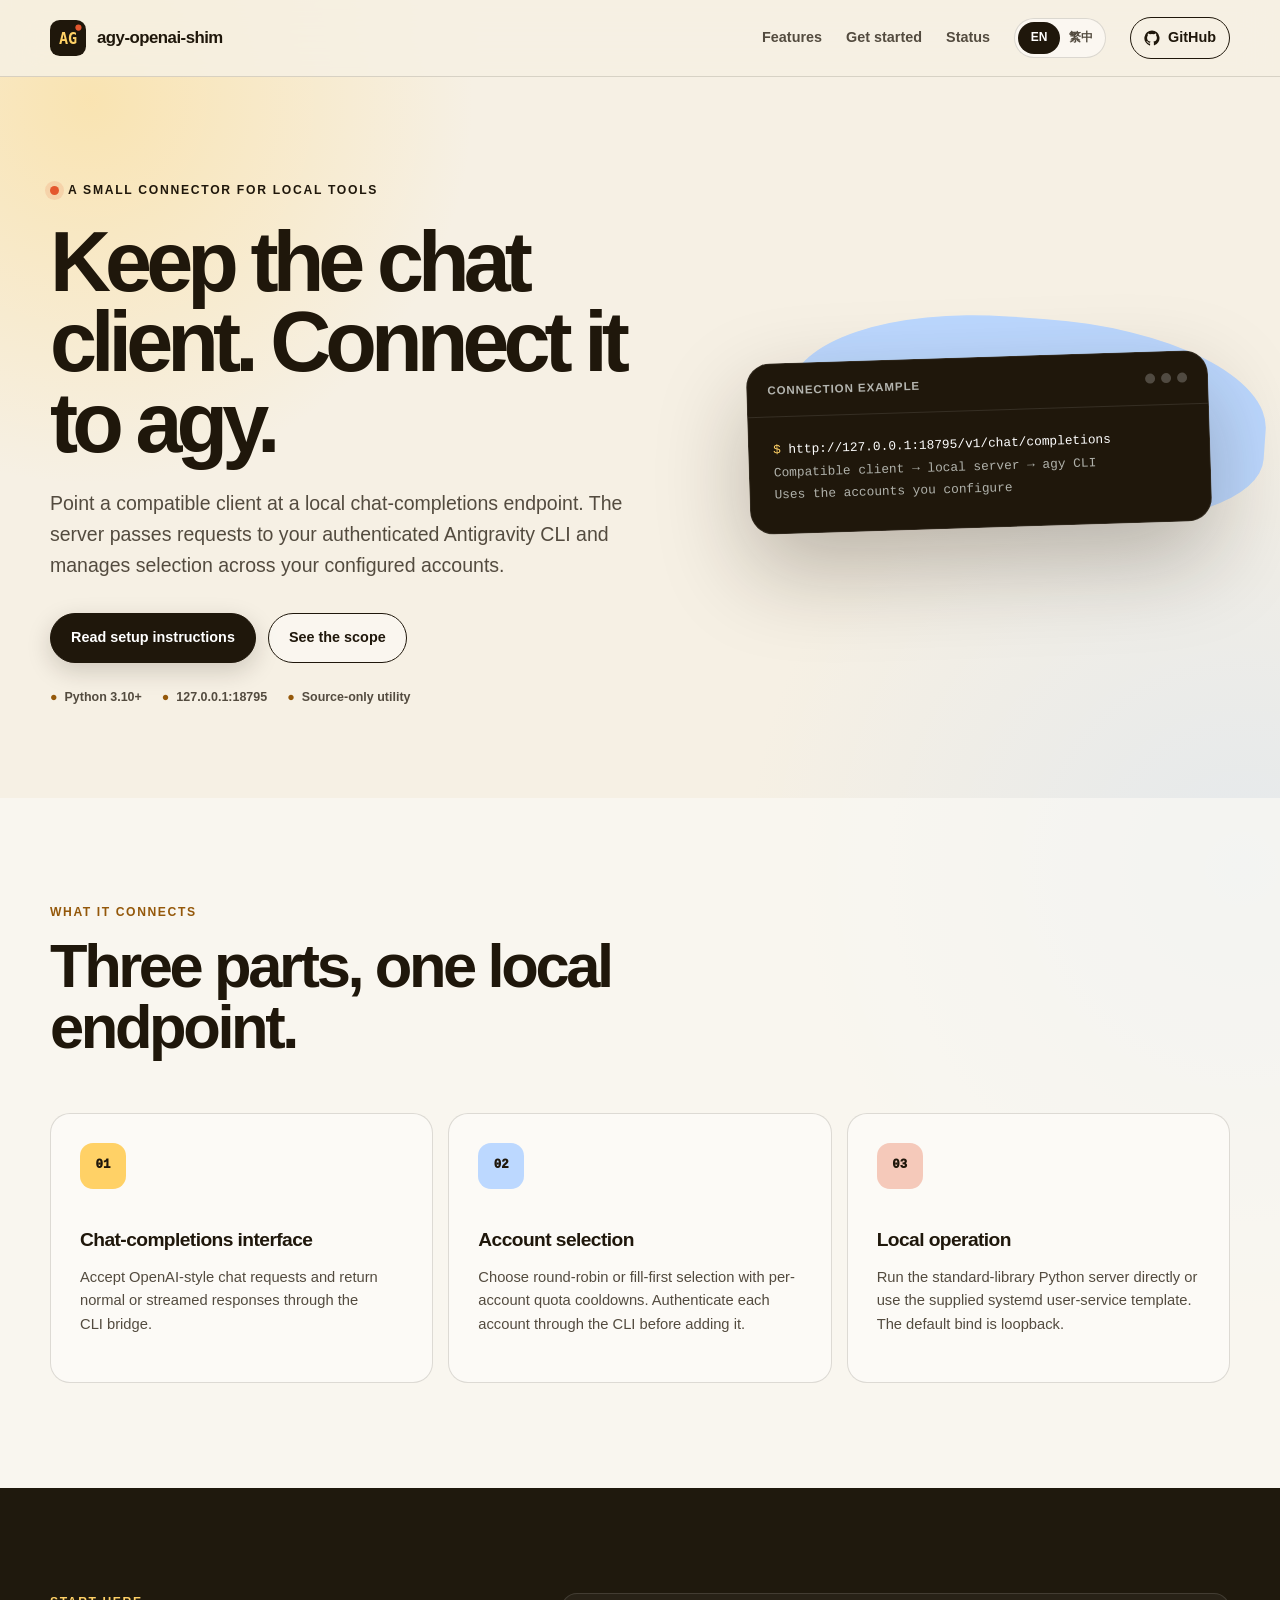
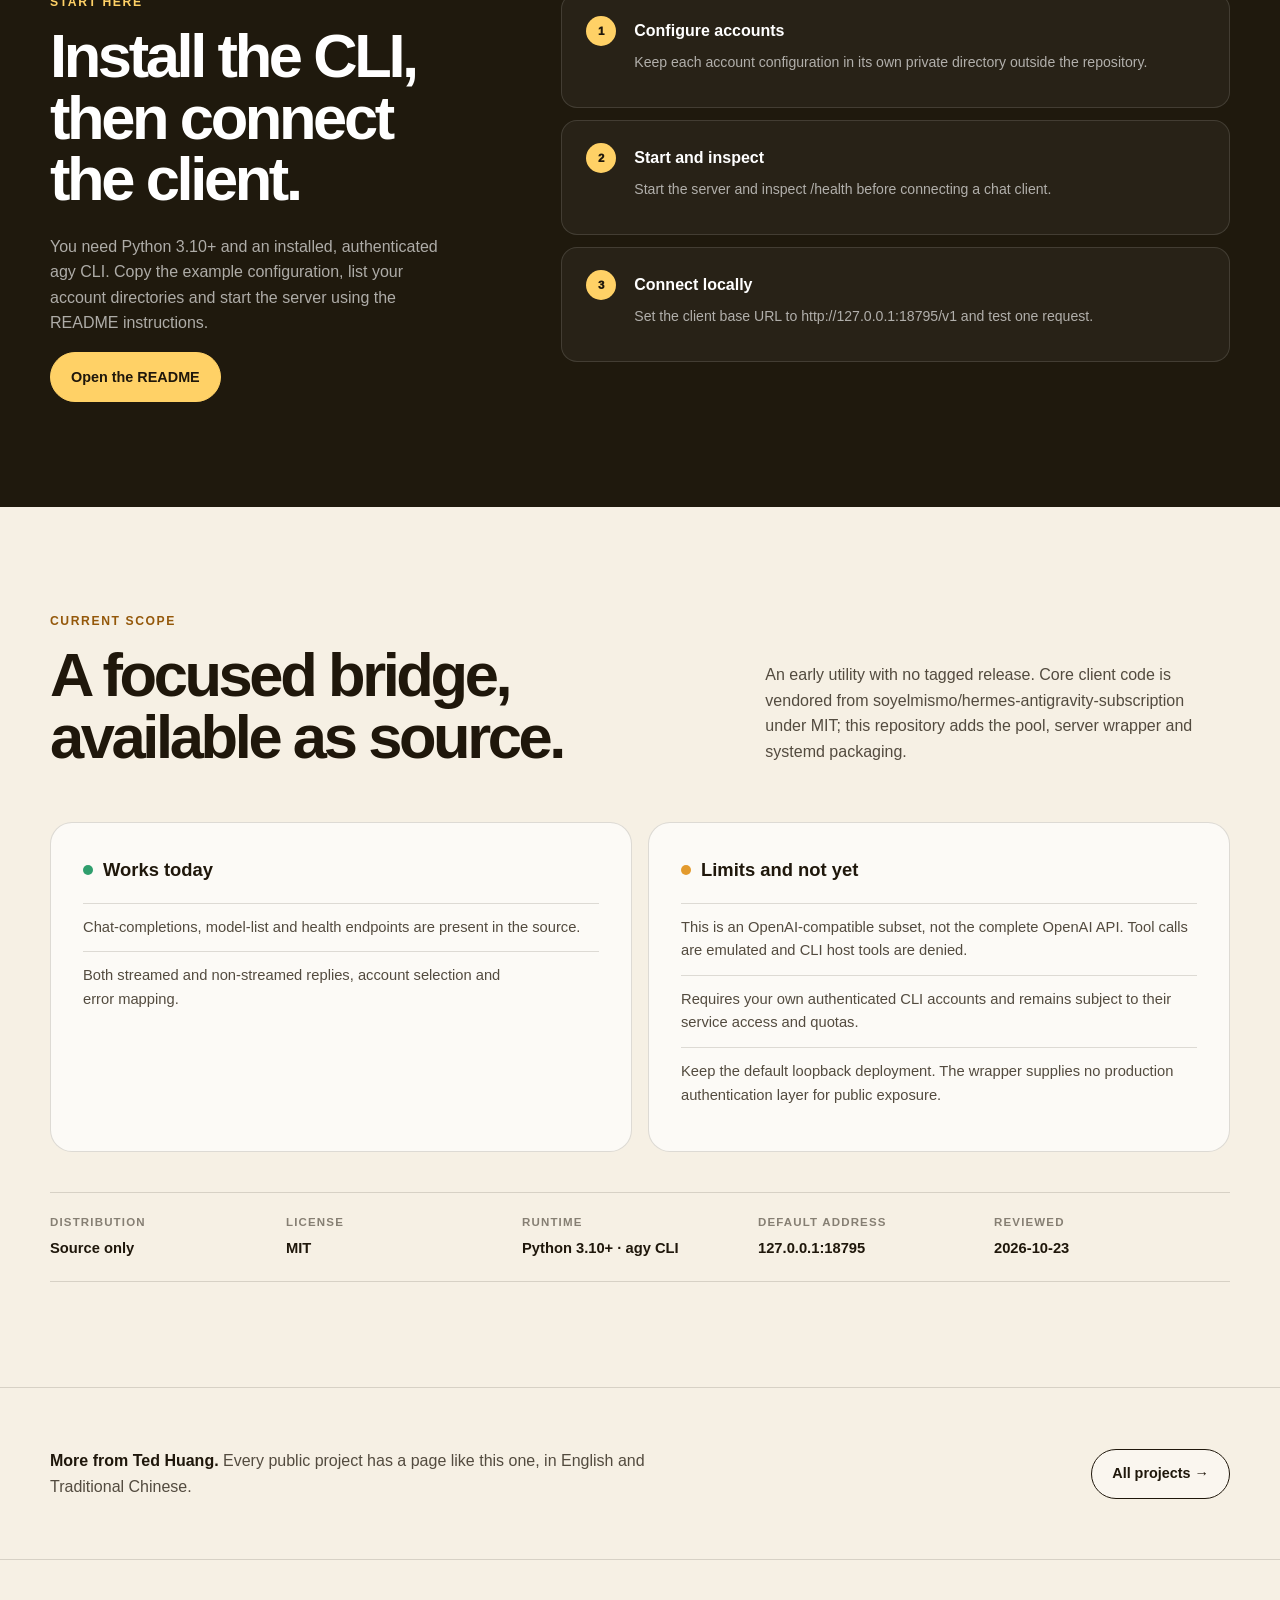
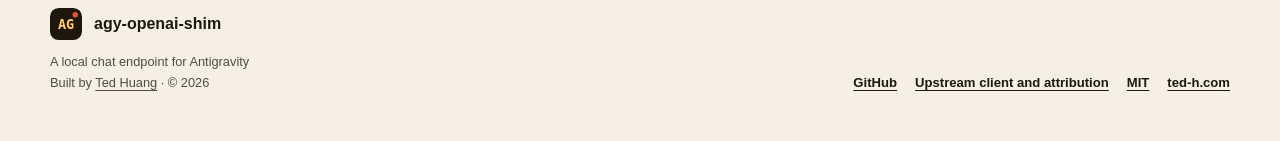
<file: site/index.html>
<!doctype html>
<!-- Generated from site/page.json by the project-page kit (https://github.com/teddashh/teddashh.github.io/tree/main/kit). Edit page.json, then re-render. -->
<html lang="en" data-lang="en" data-title-en="agy-openai-shim · A local chat endpoint for Antigravity" data-title-zh="agy-openai-shim · 給 Antigravity 的本機聊天端點" data-desc-en="A Python standard-library server that connects OpenAI-compatible chat clients to the Antigravity CLI, with account selection and quota cooldowns." data-desc-zh="使用 Python 標準函式庫的伺服器，把 OpenAI 相容聊天客戶端接到 Antigravity CLI，提供帳號選擇與配額冷卻。">
<head>
<meta charset="utf-8">
<meta name="viewport" content="width=device-width, initial-scale=1">
<meta http-equiv="Content-Security-Policy" content="default-src 'none'; style-src 'self'; script-src 'self'; img-src 'self' data:; connect-src 'none'; base-uri 'none'; form-action 'none'">
<meta name="theme-color" content="#1f170b">
<title>agy-openai-shim · A local chat endpoint for Antigravity</title>
<meta name="description" content="A Python standard-library server that connects OpenAI-compatible chat clients to the Antigravity CLI, with account selection and quota cooldowns.">
<link rel="canonical" href="https://ted-h-com.github.io/agy-openai-shim/">
<link rel="alternate" hreflang="en" href="https://ted-h-com.github.io/agy-openai-shim/">
<link rel="alternate" hreflang="zh-Hant" href="https://ted-h-com.github.io/agy-openai-shim/?lang=zh-TW">
<link rel="alternate" hreflang="x-default" href="https://ted-h-com.github.io/agy-openai-shim/">
<meta property="og:type" content="website">
<meta property="og:title" content="agy-openai-shim · A local chat endpoint for Antigravity">
<meta property="og:description" content="A Python standard-library server that connects OpenAI-compatible chat clients to the Antigravity CLI, with account selection and quota cooldowns.">
<meta property="og:url" content="https://ted-h-com.github.io/agy-openai-shim/">
<meta name="twitter:card" content="summary">
<link rel="icon" href="favicon.svg" type="image/svg+xml">
<link rel="stylesheet" href="styles.css">
<script src="lang.js"></script>
<script src="app.js" defer></script>
<script type="application/ld+json">{"@context": "https://schema.org", "@type": "SoftwareSourceCode", "name": "agy-openai-shim", "codeRepository": "https://github.com/TED-H-com/agy-openai-shim", "description": "A Python standard-library server that connects OpenAI-compatible chat clients to the Antigravity CLI, with account selection and quota cooldowns.", "author": {"@type": "Person", "name": "Ted Huang", "url": "https://www.ted-h.com"}, "url": "https://ted-h-com.github.io/agy-openai-shim/"}</script>
</head>
<body>
<a class="skip-link" href="#main"><span class="lang-en">Skip to content</span><span class="lang-zh" lang="zh-Hant">跳到主要內容</span></a>
<header class="site-header"><div class="header-inner">
<a class="brand" href="#top"><img src="logo.svg" alt="" width="36" height="36"><span>agy-openai-shim</span></a>
<button class="menu-button" type="button" aria-expanded="false" aria-controls="site-navigation"><span class="lang-en">Menu</span><span class="lang-zh" lang="zh-Hant">選單</span></button>
<nav class="site-nav" id="site-navigation" aria-label="Primary">
<a href="#features"><span class="lang-en">Features</span><span class="lang-zh" lang="zh-Hant">功能</span></a><a href="#start"><span class="lang-en">Get started</span><span class="lang-zh" lang="zh-Hant">開始使用</span></a><a href="#status"><span class="lang-en">Status</span><span class="lang-zh" lang="zh-Hant">目前狀態</span></a>
<div class="language-switch" role="group" aria-label="Language / 語言"><button type="button" data-language="en" aria-pressed="true">EN</button><button type="button" data-language="zh" aria-pressed="false">繁中</button></div>
<a class="github-link" href="https://github.com/TED-H-com/agy-openai-shim"><svg viewBox="0 0 24 24" aria-hidden="true"><path fill="currentColor" d="M12 .7a11.5 11.5 0 0 0-3.64 22.4c.58.1.79-.25.79-.56v-2.24c-3.22.7-3.9-1.37-3.9-1.37-.52-1.34-1.28-1.7-1.28-1.7-1.05-.72.08-.7.08-.7 1.16.08 1.77 1.19 1.77 1.19 1.03 1.77 2.7 1.26 3.36 .96 .1-.75.4-1.26.73-1.55-2.57-.29-5.28-1.29-5.28-5.69 0-1.26.45-2.28 1.19-3.09-.12-.29-.52-1.46.11-3.05 0 0 .97-.31 3.16 1.18a10.96 10.96 0 0 1 5.76 0c2.2-1.49 3.16-1.18 3.16-1.18.63 1.59.23 2.76.11 3.05 .74 .81 1.19 1.83 1.19 3.09 0 4.42-2.72 5.39-5.3 5.68 .42 .36.79 1.07.79 2.16v3.21c0 .31.21 .67 .8.56A11.5 11.5 0 0 0 12 .7Z"/></svg><span>GitHub</span></a>
</nav>
</div></header>
<main id="main">
<section class="hero" id="top"><div class="hero-copy"><div class="eyebrow"><span class="lang-en">A small connector for local tools</span><span class="lang-zh" lang="zh-Hant">串接本機工具的小型連接器</span></div><h1 class="lang-en">Keep the chat client. Connect it to agy.</h1><h1 class="lang-zh" lang="zh-Hant">保留原本的聊天工具，接上 agy。</h1><p class="lang-en">Point a compatible client at a local chat-completions endpoint. The server passes requests to your authenticated Antigravity CLI and manages selection across your configured accounts.</p><p class="lang-zh" lang="zh-Hant">把相容客戶端指向本機的 chat-completions 端點。伺服器把請求交給已登入的 Antigravity CLI，並在設定的帳號之間選擇。</p><div class="button-row"><a class="lang-en button button-primary" href="https://github.com/TED-H-com/agy-openai-shim/blob/main/README.md">Read setup instructions</a><a class="lang-zh button button-primary" lang="zh-Hant" href="https://github.com/TED-H-com/agy-openai-shim/blob/main/README.md">閱讀設定步驟</a><a class="button button-secondary" href="#features"><span class="lang-en">See the scope</span><span class="lang-zh" lang="zh-Hant">查看支援範圍</span></a></div><div class="hero-notes"><span>Python 3.10+</span><span>127.0.0.1:18795</span><span class="lang-en">Source-only utility</span><span class="lang-zh" lang="zh-Hant">以原始碼提供</span></div></div><div class="visual-wrap"><div class="panel"><div class="panel-top"><span><span class="lang-en">Connection example</span><span class="lang-zh" lang="zh-Hant">連線示意</span></span><span class="dots"><i></i><i></i><i></i></span></div><pre class="term"><span class="t-cmd">http://127.0.0.1:18795/v1/chat/completions</span><span class="lang-en t-out">Compatible client → local server → agy CLI</span><span class="lang-zh t-out" lang="zh-Hant">相容客戶端 → 本機伺服器 → agy CLI</span><span class="lang-en t-out">Uses the accounts you configure</span><span class="lang-zh t-out" lang="zh-Hant">使用你設定的帳號</span></pre></div></div></section>
<section class="tinted" id="features"><div class="section"><div class="section-heading "><div><div class="section-kicker"><span class="lang-en">What it connects</span><span class="lang-zh" lang="zh-Hant">串接方式</span></div><h2 class="lang-en">Three parts, one local endpoint.</h2><h2 class="lang-zh" lang="zh-Hant">三個部分，一個本機端點。</h2></div></div><div class="card-grid"><article class="card"><div class="card-icon">01</div><h3 class="lang-en">Chat-completions interface</h3><h3 class="lang-zh" lang="zh-Hant">聊天介面</h3><p class="lang-en">Accept OpenAI-style chat requests and return normal or streamed responses through the CLI bridge.</p><p class="lang-zh" lang="zh-Hant">接收 OpenAI 格式的聊天請求，透過 CLI 橋接回傳一般或串流回覆。</p></article><article class="card"><div class="card-icon">02</div><h3 class="lang-en">Account selection</h3><h3 class="lang-zh" lang="zh-Hant">帳號選擇</h3><p class="lang-en">Choose round-robin or fill-first selection with per-account quota cooldowns. Authenticate each account through the CLI before adding it.</p><p class="lang-zh" lang="zh-Hant">選擇輪替或優先填滿策略，依帳號處理配額冷卻。加入帳號前，先透過 CLI 完成登入。</p></article><article class="card"><div class="card-icon">03</div><h3 class="lang-en">Local operation</h3><h3 class="lang-zh" lang="zh-Hant">本機執行</h3><p class="lang-en">Run the standard-library Python server directly or use the supplied systemd user-service template. The default bind is loopback.</p><p class="lang-zh" lang="zh-Hant">直接執行使用標準函式庫的 Python 伺服器，或使用隨附的 systemd 使用者服務範本。預設只綁定本機迴圈位址。</p></article></div></div></section>
<section class="dark-band" id="start"><div class="section qs-grid"><div><div class="section-kicker"><span class="lang-en">Start here</span><span class="lang-zh" lang="zh-Hant">從這裡開始</span></div><h2 class="lang-en">Install the CLI, then connect the client.</h2><h2 class="lang-zh" lang="zh-Hant">先準備 CLI，再串接客戶端。</h2><p class="lang-en">You need Python 3.10+ and an installed, authenticated agy CLI. Copy the example configuration, list your account directories and start the server using the README instructions.</p><p class="lang-zh" lang="zh-Hant">需要 Python 3.10 以上，以及已安裝、已登入的 agy CLI。複製範例設定、列出帳號目錄，再依 README 啟動伺服器。</p><div class="button-row"><a class="lang-en button button-primary" href="https://github.com/TED-H-com/agy-openai-shim/blob/main/README.md">Open the README</a><a class="lang-zh button button-primary" lang="zh-Hant" href="https://github.com/TED-H-com/agy-openai-shim/blob/main/README.md">開啟 README</a></div></div><div class="steps"><article class="step"><h3 class="lang-en">Configure accounts</h3><h3 class="lang-zh" lang="zh-Hant">設定帳號</h3><p class="lang-en">Keep each account configuration in its own private directory outside the repository.</p><p class="lang-zh" lang="zh-Hant">每個帳號的設定放在儲存庫之外的獨立私人目錄。</p></article><article class="step"><h3 class="lang-en">Start and inspect</h3><h3 class="lang-zh" lang="zh-Hant">啟動並檢查</h3><p class="lang-en">Start the server and inspect /health before connecting a chat client.</p><p class="lang-zh" lang="zh-Hant">啟動伺服器，先檢查 /health，再連接聊天客戶端。</p></article><article class="step"><h3 class="lang-en">Connect locally</h3><h3 class="lang-zh" lang="zh-Hant">從本機連線</h3><p class="lang-en">Set the client base URL to http://127.0.0.1:18795/v1 and test one request.</p><p class="lang-zh" lang="zh-Hant">將客戶端 base URL 設為 http://127.0.0.1:18795/v1，先測試一個請求。</p></article></div></div></section>
<section class="section" id="status"><div class="section-heading "><div><div class="section-kicker"><span class="lang-en">Current scope</span><span class="lang-zh" lang="zh-Hant">目前範圍</span></div><h2 class="lang-en">A focused bridge, available as source.</h2><h2 class="lang-zh" lang="zh-Hant">範圍明確的橋接工具，以原始碼提供。</h2></div><p class="lang-en">An early utility with no tagged release. Core client code is vendored from soyelmismo/hermes-antigravity-subscription under MIT; this repository adds the pool, server wrapper and systemd packaging.</p><p class="lang-zh" lang="zh-Hant">尚無 tag 發行版的早期工具。核心客戶端採用 soyelmismo/hermes-antigravity-subscription 的 MIT 程式碼；這個儲存庫加入帳號池、伺服器封裝與 systemd 設定。</p></div><div class="status-grid"><div class="status-col"><h3 class="lang-en">Works today</h3><h3 class="lang-zh" lang="zh-Hant">目前可用</h3><ul><li class="lang-en">Chat-completions, model-list and health endpoints are present in the source.</li><li class="lang-zh" lang="zh-Hant">原始碼提供聊天完成、模型清單與健康檢查端點。</li><li class="lang-en">Both streamed and non-streamed replies, account selection and error mapping.</li><li class="lang-zh" lang="zh-Hant">支援串流與非串流回覆、帳號選擇及錯誤對應。</li></ul></div><div class="status-col is-limits"><h3 class="lang-en">Limits and not yet</h3><h3 class="lang-zh" lang="zh-Hant">限制與尚未完成</h3><ul><li class="lang-en">This is an OpenAI-compatible subset, not the complete OpenAI API. Tool calls are emulated and CLI host tools are denied.</li><li class="lang-zh" lang="zh-Hant">這是 OpenAI 相容介面的子集，不是完整 OpenAI API。工具呼叫以模擬方式處理，CLI 的主機工具會被拒絕。</li><li class="lang-en">Requires your own authenticated CLI accounts and remains subject to their service access and quotas.</li><li class="lang-zh" lang="zh-Hant">需要自己已登入的 CLI 帳號，並受原服務的存取權限與配額限制。</li><li class="lang-en">Keep the default loopback deployment. The wrapper supplies no production authentication layer for public exposure.</li><li class="lang-zh" lang="zh-Hant">維持預設的本機部署方式；這層封裝沒有提供對外公開服務所需的正式驗證層。</li></ul></div></div><dl class="facts"><div class="fact"><dt><span class="lang-en">Distribution</span><span class="lang-zh" lang="zh-Hant">取得方式</span></dt><dd><span class="lang-en">Source only</span><span class="lang-zh" lang="zh-Hant">原始碼</span></dd></div><div class="fact"><dt><span class="lang-en">License</span><span class="lang-zh" lang="zh-Hant">授權</span></dt><dd><span>MIT</span></dd></div><div class="fact"><dt><span class="lang-en">Runtime</span><span class="lang-zh" lang="zh-Hant">執行環境</span></dt><dd><span>Python 3.10+ · agy CLI</span></dd></div><div class="fact"><dt><span class="lang-en">Default address</span><span class="lang-zh" lang="zh-Hant">預設位址</span></dt><dd><span>127.0.0.1:18795</span></dd></div><div class="fact"><dt><span class="lang-en">Reviewed</span><span class="lang-zh" lang="zh-Hant">查核日期</span></dt><dd><span>2026-10-23</span></dd></div></dl></section>
<section class="more"><div class="more-inner"><p class="lang-en"><strong>More from Ted Huang.</strong> Every public project has a page like this one, in English and Traditional Chinese.</p><p class="lang-zh" lang="zh-Hant"><strong>Ted Huang 的其他作品。</strong>每個公開專案都有一頁像這樣的中英雙語介紹。</p><a class="button button-secondary" href="https://teddashh.github.io/"><span class="lang-en">All projects →</span><span class="lang-zh" lang="zh-Hant">全部專案 →</span></a></div></section>
</main>
<footer class="site-footer"><div class="footer-inner">
<div><div class="footer-brand"><img src="logo.svg" alt="" width="32" height="32"><span>agy-openai-shim</span></div>
<p class="lang-en">A local chat endpoint for Antigravity</p><p class="lang-zh" lang="zh-Hant">給 Antigravity 的本機聊天端點</p>
<p><span class="lang-en">Built by</span><span class="lang-zh" lang="zh-Hant">作者</span> <a href="https://github.com/teddashh">Ted Huang</a> · © <span data-year>2026</span></p></div>
<div class="footer-links"><a href="https://github.com/TED-H-com/agy-openai-shim">GitHub</a><a href="https://github.com/soyelmismo/hermes-antigravity-subscription"><span class="lang-en">Upstream client and attribution</span><span class="lang-zh" lang="zh-Hant">上游客戶端與來源</span></a><a href="https://github.com/TED-H-com/agy-openai-shim/blob/main/LICENSE"><span>MIT</span></a><a href="https://www.ted-h.com">ted-h.com</a></div>
</div></footer>
</body>
</html>
</file>
<file: site/styles.css>
:root {
  --ink: #1f170b;
  --paper: #f6f0e4;
  --accent: #ffd166;
  --accent-2: #bcd8ff;
  --signal: #e4572e;
  --kicker: #94580a;
}

/* Shared project-page system for github.com/teddashh repositories.
   Per-project colors are injected as :root variables above this file's rules. */

:root {
  --ink-soft: color-mix(in srgb, var(--ink) 76%, var(--paper));
  --ink-faint: color-mix(in srgb, var(--ink) 52%, var(--paper));
  --paper-strong: color-mix(in srgb, var(--paper) 35%, #ffffff);
  --line: color-mix(in srgb, var(--ink) 14%, transparent);
  --shadow: 0 24px 80px color-mix(in srgb, var(--ink) 12%, transparent);
  --mono: ui-monospace, SFMono-Regular, Menlo, Consolas, "Liberation Mono", monospace;
  --serif: Georgia, "Times New Roman", "Noto Serif TC", "Songti TC", serif;
  --max: 1180px;
}

* { box-sizing: border-box; }

html {
  scroll-behavior: smooth;
  scroll-padding-top: 92px;
}

html[data-lang="en"] .lang-zh,
html[data-lang="zh"] .lang-en {
  display: none !important;
}

body {
  margin: 0;
  color: var(--ink);
  background:
    radial-gradient(circle at 7% 3%, color-mix(in srgb, var(--accent) 40%, transparent), transparent 24rem),
    radial-gradient(circle at 97% 26%, color-mix(in srgb, var(--accent-2) 30%, transparent), transparent 31rem),
    var(--paper);
  font-family: Inter, ui-sans-serif, -apple-system, BlinkMacSystemFont, "Segoe UI", "PingFang TC", "Noto Sans TC", "Microsoft JhengHei", sans-serif;
  line-height: 1.6;
  -webkit-font-smoothing: antialiased;
}

html[data-lang="zh"] body { line-height: 1.75; }

/* Keep Chinese headings and quotes from splitting a word across lines: break at
   spaces, punctuation, and the word boundaries app.js marks, balance the
   lines, and only fall back to any point if a single word cannot fit. */
html[data-lang="zh"] h1,
html[data-lang="zh"] h2,
html[data-lang="zh"] .quote {
  word-break: keep-all;
  overflow-wrap: anywhere;
  text-wrap: balance;
}

/* Keep a lone character or word off the last line of body copy. */
p, li { text-wrap: pretty; }

a {
  color: inherit;
  text-decoration-thickness: 1px;
  text-underline-offset: 0.2em;
}

button, a { -webkit-tap-highlight-color: transparent; }

button:focus-visible,
a:focus-visible {
  outline: 3px solid var(--signal);
  outline-offset: 4px;
}

code {
  font-family: var(--mono);
  font-size: 0.9em;
}

code.nowrap { white-space: nowrap; }

.skip-link {
  position: fixed;
  z-index: 100;
  top: 12px;
  left: 12px;
  transform: translateY(-150%);
  padding: 10px 14px;
  border-radius: 8px;
  background: var(--ink);
  color: #fff;
}

.skip-link:focus { transform: none; }

/* ---------- header ---------- */

.site-header {
  position: sticky;
  z-index: 20;
  top: 0;
  border-bottom: 1px solid var(--line);
  background: color-mix(in srgb, var(--paper) 86%, transparent);
  backdrop-filter: blur(18px);
  -webkit-backdrop-filter: blur(18px);
}

.header-inner {
  width: min(calc(100% - 40px), var(--max));
  height: 76px;
  margin: 0 auto;
  display: flex;
  align-items: center;
  gap: 28px;
}

.brand {
  display: inline-flex;
  align-items: center;
  gap: 11px;
  font-size: 1.05rem;
  font-weight: 800;
  letter-spacing: -0.03em;
  text-decoration: none;
  white-space: nowrap;
}

.brand img {
  width: 36px;
  height: 36px;
}

.site-nav {
  display: flex;
  align-items: center;
  gap: 24px;
  margin-left: auto;
}

.site-nav a {
  color: var(--ink-soft);
  font-size: 0.9rem;
  font-weight: 700;
  text-decoration: none;
}

.site-nav a:hover { color: var(--ink); }

.language-switch {
  display: flex;
  padding: 3px;
  border: 1px solid var(--line);
  border-radius: 999px;
  background: color-mix(in srgb, #ffffff 48%, transparent);
}

.language-switch button {
  min-width: 42px;
  border: 0;
  border-radius: 999px;
  padding: 6px 9px;
  color: var(--ink-soft);
  background: transparent;
  cursor: pointer;
  font: inherit;
  font-size: 0.75rem;
  font-weight: 800;
}

.language-switch button[aria-pressed="true"] {
  color: #fff;
  background: var(--ink);
}

.github-link {
  display: inline-flex;
  align-items: center;
  gap: 8px;
  padding: 8px 13px;
  border: 1px solid var(--ink);
  border-radius: 999px;
}

.site-nav .github-link { color: var(--ink); }

.github-link svg { width: 16px; height: 16px; }

.menu-button {
  display: none;
  margin-left: auto;
  border: 1px solid var(--line);
  border-radius: 999px;
  padding: 8px 12px;
  background: var(--paper-strong);
  color: var(--ink);
  font: inherit;
  font-size: 0.82rem;
  font-weight: 800;
}

main { overflow: hidden; }

.hero,
.section,
.footer-inner {
  width: min(calc(100% - 40px), var(--max));
  margin-inline: auto;
}

/* ---------- hero ---------- */

.hero {
  min-height: 680px;
  padding: 100px 0 90px;
  display: grid;
  grid-template-columns: minmax(0, 1.08fr) minmax(360px, 0.92fr);
  align-items: center;
  gap: clamp(48px, 7vw, 96px);
}

.eyebrow {
  display: inline-flex;
  align-items: center;
  gap: 9px;
  margin: 0 0 22px;
  font-size: 0.76rem;
  font-weight: 900;
  letter-spacing: 0.14em;
  text-transform: uppercase;
}

.eyebrow::before {
  flex: none;
  width: 9px;
  height: 9px;
  border-radius: 50%;
  background: var(--signal);
  box-shadow: 0 0 0 5px color-mix(in srgb, var(--signal) 14%, transparent);
  content: "";
}

h1, h2, h3, p { margin-top: 0; }

h1 {
  max-width: 760px;
  margin-bottom: 25px;
  font-size: clamp(3.1rem, 6.6vw, 6.3rem);
  line-height: 0.95;
  letter-spacing: -0.07em;
}

.hero-copy h1.lang-zh {
  font-size: clamp(2.6rem, 4.7vw, 4.5rem);
  line-height: 1.08;
  letter-spacing: -0.04em;
}

h1 em {
  position: relative;
  z-index: 0;
  display: inline-block;
  font-family: var(--serif);
  font-weight: 400;
}

h1.lang-zh em { font-weight: 700; font-style: normal; }

h1 em::after {
  position: absolute;
  z-index: -1;
  right: -0.05em;
  bottom: 0.05em;
  left: 0;
  height: 0.28em;
  border-radius: 999px;
  background: var(--accent);
  content: "";
  transform: rotate(-1.5deg);
}

.hero-copy > p {
  max-width: 630px;
  margin-bottom: 31px;
  color: var(--ink-soft);
  font-size: clamp(1.05rem, 1.8vw, 1.22rem);
}

.button-row {
  display: flex;
  flex-wrap: wrap;
  gap: 12px;
}

.button {
  display: inline-flex;
  min-height: 50px;
  align-items: center;
  justify-content: center;
  gap: 9px;
  border: 1px solid var(--ink);
  border-radius: 999px;
  padding: 12px 20px;
  font-size: 0.9rem;
  font-weight: 850;
  text-decoration: none;
  transition: transform 160ms ease, box-shadow 160ms ease;
}

.button:hover { transform: translateY(-2px); }

.button-primary {
  color: #fff;
  background: var(--ink);
  box-shadow: 0 8px 24px color-mix(in srgb, var(--ink) 18%, transparent);
}

.button-secondary { background: color-mix(in srgb, #ffffff 40%, transparent); }

.hero-notes {
  display: flex;
  flex-wrap: wrap;
  gap: 9px 20px;
  margin-top: 25px;
  color: var(--ink-soft);
  font-size: 0.78rem;
  font-weight: 750;
}

.hero-notes > span::before {
  margin-right: 7px;
  color: var(--kicker);
  content: "●";
}

/* ---------- hero visuals ---------- */

.visual-wrap {
  position: relative;
  padding: 20px;
}

.visual-wrap::before {
  position: absolute;
  inset: -9% -7% 15% 12%;
  border-radius: 48% 52% 40% 60%;
  background: var(--accent-2);
  content: "";
  transform: rotate(4deg);
}

.visual-wrap.is-image::before { inset: 4% -6% -6% 10%; }

.panel {
  position: relative;
  overflow: hidden;
  border: 1px solid color-mix(in srgb, #ffffff 9%, transparent);
  border-radius: 24px;
  color: #eef3f0;
  background: var(--ink);
  box-shadow: 0 36px 90px color-mix(in srgb, var(--ink) 28%, transparent);
  transform: rotate(-1.8deg);
}

.panel-top {
  display: flex;
  align-items: center;
  justify-content: space-between;
  gap: 16px;
  padding: 17px 20px;
  border-bottom: 1px solid color-mix(in srgb, #ffffff 10%, transparent);
  color: color-mix(in srgb, #eef3f0 72%, transparent);
  font-size: 0.72rem;
  font-weight: 800;
  letter-spacing: 0.08em;
  text-transform: uppercase;
}

/* a long file name in the panel title wraps instead of widening the hero */
.panel-top > span:first-child { min-width: 0; overflow-wrap: anywhere; }

.live-dot {
  display: inline-flex;
  align-items: center;
  gap: 7px;
  color: var(--accent);
  white-space: nowrap;
}

.live-dot::before {
  width: 7px;
  height: 7px;
  border-radius: 50%;
  background: currentColor;
  box-shadow: 0 0 0 4px color-mix(in srgb, var(--accent) 12%, transparent);
  content: "";
}

.panel-body { padding: 24px; }

.panel-name {
  margin-bottom: 4px;
  font-family: var(--mono);
  font-size: 1.22rem;
  font-weight: 800;
  overflow-wrap: anywhere;
}

.panel-meta {
  margin-bottom: 22px;
  color: color-mix(in srgb, #eef3f0 55%, transparent);
  font-size: 0.78rem;
}

.check-list {
  position: relative;
  display: grid;
  gap: 3px;
}

.check-list::before {
  position: absolute;
  top: 17px;
  bottom: 17px;
  left: 12px;
  width: 1px;
  background: color-mix(in srgb, #ffffff 15%, transparent);
  content: "";
}

.check-row {
  position: relative;
  display: grid;
  grid-template-columns: 25px 1fr auto;
  align-items: center;
  gap: 12px;
  min-height: 52px;
  font-size: 0.82rem;
}

.check-mark {
  z-index: 1;
  display: grid;
  width: 25px;
  height: 25px;
  place-items: center;
  border: 3px solid var(--ink);
  border-radius: 50%;
  color: var(--ink);
  background: var(--accent);
  font-size: 0.66rem;
  font-weight: 950;
}

.check-mark.is-wait { background: color-mix(in srgb, #ffffff 22%, transparent); color: #eef3f0; }
.check-mark.is-warn { background: #ffc46b; }
.check-mark.is-fail { background: #ff8a7a; }

.check-row strong { display: block; }

.check-row small,
.check-side {
  display: block;
  color: color-mix(in srgb, #eef3f0 52%, transparent);
  font-family: var(--mono);
  font-size: 0.72rem;
  overflow-wrap: anywhere;
}

.panel-footer {
  display: flex;
  justify-content: space-between;
  gap: 16px;
  margin: 24px -24px -24px;
  padding: 16px 24px;
  color: var(--ink);
  background: var(--accent);
  font-size: 0.78rem;
  font-weight: 900;
}

/* terminal */
.term {
  margin: 0;
  padding: 22px 24px 26px;
  font-family: var(--mono);
  font-size: 0.8rem;
  line-height: 1.75;
  white-space: pre-wrap;
  overflow-wrap: anywhere;
}

.term .t-cmd { color: #ffffff; }
.term .t-cmd::before { color: var(--accent); content: "$ "; }
.term .t-out { color: color-mix(in srgb, #eef3f0 70%, transparent); }
.term .t-dim { color: color-mix(in srgb, #eef3f0 42%, transparent); }
.term .t-ok { color: var(--accent); }
.term .t-warn { color: #ffc46b; }
.term .t-err { color: #ff8a7a; }
.term span { display: block; }

.dots { display: inline-flex; gap: 6px; }
.dots i {
  width: 10px;
  height: 10px;
  border-radius: 50%;
  background: color-mix(in srgb, #ffffff 22%, transparent);
}

/* report (light card) */
.panel.is-light {
  color: var(--ink);
  background: var(--paper-strong);
  border-color: var(--line);
}

.panel.is-light .panel-top {
  color: var(--ink-faint);
  border-bottom-color: var(--line);
}

.panel.is-light .panel-meta { color: var(--ink-faint); }

.report-title {
  margin-bottom: 4px;
  font-size: 1.45rem;
  font-weight: 850;
  letter-spacing: -0.03em;
}

.report-row {
  display: grid;
  grid-template-columns: 1fr auto;
  align-items: center;
  gap: 14px;
  padding: 14px 0;
  border-top: 1px solid var(--line);
}

.report-row strong { display: block; font-size: 0.95rem; line-height: 1.3; }
.report-row small { color: var(--ink-faint); font-family: var(--mono); font-size: 0.72rem; }

.pill {
  display: inline-block;
  padding: 4px 10px;
  border-radius: 999px;
  font-size: 0.72rem;
  font-weight: 850;
  white-space: nowrap;
}

.pill-critical { color: #8a1c12; background: #ffd8d2; }
.pill-high { color: #7a4300; background: #ffe6b3; }
.pill-medium { color: #5c4a00; background: #fff2b8; }
.pill-ok { color: #135a3d; background: #c9f0dc; }
.pill-info { color: #1d3f7a; background: #d6e4ff; }
.pill-muted { color: var(--ink-soft); background: color-mix(in srgb, var(--ink) 8%, transparent); }

.panel.is-light .panel-footer {
  margin-top: 18px;
}

/* chat */
.chat {
  display: grid;
  gap: 12px;
  padding: 22px;
}

.bubble {
  max-width: 88%;
  padding: 12px 15px;
  border-radius: 16px;
  font-size: 0.85rem;
  line-height: 1.5;
}

.bubble small {
  display: block;
  margin-bottom: 4px;
  font-size: 0.68rem;
  font-weight: 850;
  letter-spacing: 0.06em;
  text-transform: uppercase;
  opacity: 0.7;
}

.bubble-user {
  justify-self: end;
  color: var(--ink);
  background: var(--accent);
  border-bottom-right-radius: 5px;
}

.bubble-ai {
  justify-self: start;
  color: #eef3f0;
  background: color-mix(in srgb, #ffffff 8%, transparent);
  border: 1px solid color-mix(in srgb, #ffffff 12%, transparent);
  border-bottom-left-radius: 5px;
}

.bubble-system {
  justify-self: center;
  max-width: 100%;
  color: color-mix(in srgb, #eef3f0 60%, transparent);
  background: transparent;
  font-family: var(--mono);
  font-size: 0.72rem;
  text-align: center;
}

.bubble .cite {
  display: inline-block;
  margin-top: 8px;
  padding: 3px 8px;
  border-radius: 999px;
  background: color-mix(in srgb, #ffffff 10%, transparent);
  font-family: var(--mono);
  font-size: 0.68rem;
}

/* stack */
.stack {
  display: grid;
  gap: 10px;
  padding: 20px;
}

.stack-card {
  display: grid;
  grid-template-columns: 42px 1fr auto;
  align-items: center;
  gap: 13px;
  padding: 13px;
  border: 1px solid color-mix(in srgb, #ffffff 12%, transparent);
  border-radius: 14px;
  background: color-mix(in srgb, #ffffff 5%, transparent);
}

.stack-icon {
  display: grid;
  width: 42px;
  height: 42px;
  place-items: center;
  border-radius: 11px;
  color: var(--ink);
  background: var(--accent);
  font-family: var(--mono);
  font-weight: 900;
}

.stack-card strong, .stack-card small { display: block; }
.stack-card small { color: color-mix(in srgb, #eef3f0 55%, transparent); font-family: var(--mono); font-size: 0.72rem; }

.stack-status {
  padding: 5px 8px;
  border-radius: 999px;
  color: var(--ink);
  background: color-mix(in srgb, var(--accent) 85%, #ffffff);
  font-size: 0.66rem;
  font-weight: 900;
  text-transform: uppercase;
  white-space: nowrap;
}

/* framed screenshot */
.shot {
  position: relative;
  margin: 0;
  overflow: hidden;
  border: 1px solid var(--line);
  border-radius: 18px;
  background: var(--paper-strong);
  box-shadow: 0 36px 90px color-mix(in srgb, var(--ink) 22%, transparent);
}

.visual-wrap .shot { transform: rotate(-1.4deg); }

.shot img {
  display: block;
  width: 100%;
  height: auto;
}

.shot figcaption {
  padding: 12px 16px;
  border-top: 1px solid var(--line);
  color: var(--ink-soft);
  font-size: 0.8rem;
}

/* ---------- stats ---------- */

.stats {
  width: min(calc(100% - 40px), var(--max));
  margin: -30px auto 0;
  display: grid;
  grid-template-columns: repeat(4, minmax(0, 1fr));
  border-top: 1px solid var(--line);
  border-bottom: 1px solid var(--line);
}

.stats.n2 { grid-template-columns: repeat(2, minmax(0, 1fr)); }
.stats.n3 { grid-template-columns: repeat(3, minmax(0, 1fr)); }

.stat {
  padding: 26px 24px 28px 0;
}

.stat + .stat {
  padding-left: 24px;
  border-left: 1px solid var(--line);
}

.stat-value {
  display: block;
  margin-bottom: 6px;
  font-family: var(--serif);
  font-size: clamp(2.2rem, 4vw, 3.2rem);
  line-height: 1;
  letter-spacing: -0.03em;
}

.stat-label {
  color: var(--ink-soft);
  font-size: 0.86rem;
  font-weight: 700;
}

/* ---------- sections ---------- */

.section { padding: 105px 0; }

.section-kicker {
  margin-bottom: 13px;
  color: var(--kicker);
  font-size: 0.76rem;
  font-weight: 900;
  letter-spacing: 0.13em;
  text-transform: uppercase;
}

.section-heading {
  display: grid;
  grid-template-columns: 1fr 0.72fr;
  gap: 70px;
  align-items: end;
  margin-bottom: 55px;
}

h2 {
  margin-bottom: 0;
  font-size: clamp(2.3rem, 4.8vw, 4.5rem);
  line-height: 1;
  letter-spacing: -0.055em;
}

h2.lang-zh {
  font-size: clamp(2.1rem, 4.2vw, 3.8rem);
  line-height: 1.12;
  letter-spacing: -0.03em;
}

.section-heading p {
  margin-bottom: 3px;
  color: var(--ink-soft);
  font-size: 1rem;
}

/* dark problem band */
.band {
  width: 100%;
  color: #f7f4eb;
  background: var(--ink);
}

.band .section-kicker { color: var(--accent); }

.problem-grid {
  display: grid;
  grid-template-columns: 0.9fr 1.1fr;
  gap: clamp(50px, 10vw, 135px);
  align-items: center;
}

.band h2 { margin-bottom: 24px; }

.band p { color: color-mix(in srgb, #f7f4eb 68%, transparent); }

.quote {
  position: relative;
  margin: 0;
  padding: 38px;
  border: 1px solid color-mix(in srgb, #ffffff 13%, transparent);
  border-radius: 24px;
  background: color-mix(in srgb, #ffffff 4.5%, transparent);
  font-family: var(--serif);
  font-size: clamp(1.45rem, 2.8vw, 2.35rem);
  line-height: 1.25;
  letter-spacing: -0.02em;
}

.quote.lang-zh {
  font-family: inherit;
  font-weight: 700;
  line-height: 1.5;
  letter-spacing: 0;
}

.quote::before {
  position: absolute;
  top: -32px;
  left: 20px;
  color: var(--signal);
  content: "\201C";
  font-family: var(--serif);
  font-size: 6rem;
  line-height: 1;
}

/* numbered flow */
.flow-grid {
  display: grid;
  grid-template-columns: repeat(4, minmax(0, 1fr));
  border-top: 1px solid var(--line);
  border-bottom: 1px solid var(--line);
}

.flow-grid.n3 { grid-template-columns: repeat(3, minmax(0, 1fr)); }
.flow-grid.n2 { grid-template-columns: repeat(2, minmax(0, 1fr)); }

.flow-card {
  position: relative;
  padding: 30px 28px 34px 0;
}

.flow-card + .flow-card {
  padding-left: 28px;
  border-left: 1px solid var(--line);
}

.flow-number {
  display: grid;
  width: 35px;
  height: 35px;
  margin-bottom: 30px;
  place-items: center;
  border-radius: 50%;
  color: #fff;
  background: var(--ink);
  font-family: var(--mono);
  font-size: 0.78rem;
  font-weight: 900;
}

.flow-card h3 {
  margin-bottom: 11px;
  font-size: 1.16rem;
  letter-spacing: -0.025em;
}

.flow-card p {
  margin-bottom: 0;
  color: var(--ink-soft);
  font-size: 0.92rem;
}

/* capability cards */
.tinted { background: color-mix(in srgb, var(--paper-strong) 64%, transparent); }

.card-grid {
  display: grid;
  grid-template-columns: repeat(3, minmax(0, 1fr));
  gap: 15px;
}

.card {
  min-height: 270px;
  padding: 29px;
  border: 1px solid var(--line);
  border-radius: 20px;
  background: var(--paper-strong);
  transition: transform 180ms ease, box-shadow 180ms ease;
}

.card:hover {
  box-shadow: var(--shadow);
  transform: translateY(-4px);
}

.card-icon {
  display: grid;
  width: 46px;
  height: 46px;
  margin-bottom: 36px;
  place-items: center;
  border-radius: 13px;
  background: var(--accent);
  font-family: var(--mono);
  font-size: 0.78rem;
  font-weight: 950;
}

.card:nth-child(3n + 2) .card-icon { background: var(--accent-2); }
.card:nth-child(3n) .card-icon { background: color-mix(in srgb, var(--signal) 30%, var(--paper-strong)); }

.card h3 {
  margin-bottom: 10px;
  font-size: 1.2rem;
  letter-spacing: -0.03em;
}

.card p {
  margin-bottom: 0;
  color: var(--ink-soft);
  font-size: 0.92rem;
}

.card .tag {
  display: inline-block;
  margin-top: 16px;
  color: var(--kicker);
  font-family: var(--mono);
  font-size: 0.72rem;
  font-weight: 700;
}

/* showcase */
.showcase-grid {
  display: grid;
  grid-template-columns: minmax(0, 1fr);
  gap: 18px;
  align-items: start;
}

.showcase-grid.n2 { grid-template-columns: repeat(2, minmax(0, 1fr)); }
.showcase-grid.n3 { grid-template-columns: repeat(3, minmax(0, 1fr)); }

/* architecture */
.arch-shell {
  display: grid;
  grid-template-columns: 1fr 0.82fr;
  gap: 16px;
}

.arch-map,
.principles {
  border-radius: 24px;
}

.arch-map {
  position: relative;
  overflow: hidden;
  min-height: 460px;
  padding: 38px;
  color: #fff;
  background: var(--ink);
}

.arch-map::after {
  position: absolute;
  right: -100px;
  bottom: -150px;
  width: 350px;
  height: 350px;
  border: 90px solid color-mix(in srgb, var(--accent) 8%, transparent);
  border-radius: 50%;
  content: "";
}

.map-label {
  margin-bottom: 36px;
  color: color-mix(in srgb, #ffffff 55%, transparent);
  font-size: 0.72rem;
  font-weight: 900;
  letter-spacing: 0.12em;
  text-transform: uppercase;
}

.map-flow {
  position: relative;
  z-index: 1;
  display: grid;
  grid-template-columns: 0.8fr 36px 1fr 36px 0.8fr;
  align-items: center;
  gap: 8px;
}

.map-flow.n2 { grid-template-columns: 1fr 36px 1fr; }
.map-flow.n4 { grid-template-columns: 1fr 28px 1fr 28px 1fr 28px 1fr; }
.arch-shell.is-solo { grid-template-columns: 1fr; }

.map-node {
  min-height: 128px;
  padding: 18px;
  border: 1px solid color-mix(in srgb, #ffffff 14%, transparent);
  border-radius: 16px;
  background: color-mix(in srgb, #ffffff 5.5%, transparent);
}

.map-node.is-core {
  min-height: 200px;
  border-color: color-mix(in srgb, var(--accent) 50%, transparent);
  background: color-mix(in srgb, var(--accent) 9%, transparent);
}

.map-node strong {
  display: block;
  margin-bottom: 11px;
  font-size: 0.98rem;
  overflow-wrap: anywhere;
}

.map-node span {
  display: block;
  margin-top: 6px;
  color: color-mix(in srgb, #ffffff 58%, transparent);
  font-size: 0.74rem;
  line-height: 1.45;
}

.map-arrow {
  color: var(--accent);
  font-family: var(--mono);
  text-align: center;
}

.map-return {
  position: relative;
  z-index: 1;
  margin: 34px auto 0;
  padding-top: 20px;
  border-top: 1px dashed color-mix(in srgb, #ffffff 17%, transparent);
  color: color-mix(in srgb, #ffffff 62%, transparent);
  font-family: var(--mono);
  font-size: 0.72rem;
  text-align: center;
}

.principles {
  padding: 38px;
  background: var(--accent);
}

.principles h3 {
  max-width: 380px;
  margin-bottom: 30px;
  font-size: 1.9rem;
  line-height: 1.08;
  letter-spacing: -0.04em;
}

.principles h3.lang-zh { line-height: 1.3; letter-spacing: -0.01em; }

.tick-list {
  display: grid;
  margin: 0;
  padding: 0;
  list-style: none;
}

.tick-list li {
  display: grid;
  grid-template-columns: 23px 1fr;
  gap: 13px;
  padding: 16px 0;
  border-top: 1px solid color-mix(in srgb, var(--ink) 20%, transparent);
  font-size: 0.9rem;
  font-weight: 750;
}

.tick-list li::before {
  content: "\2713";
  font-weight: 950;
}

/* decisions */
.decision-list {
  display: grid;
  gap: 0;
  border-top: 1px solid var(--line);
}

.decision {
  display: grid;
  grid-template-columns: 90px minmax(0, 0.9fr) minmax(0, 1.1fr);
  gap: 30px;
  padding: 30px 0;
  border-bottom: 1px solid var(--line);
}

.decision-num {
  color: var(--kicker);
  font-family: var(--mono);
  font-size: 0.8rem;
  font-weight: 900;
}

.decision h3 {
  margin: 0;
  font-size: 1.35rem;
  line-height: 1.2;
  letter-spacing: -0.03em;
}

.decision p {
  margin: 0;
  color: var(--ink-soft);
  font-size: 0.95rem;
}

/* quick start */
.dark-band {
  color: #fff;
  background: color-mix(in srgb, var(--ink) 92%, #1a2a26);
}

.dark-band .section-kicker { color: var(--accent); }

.qs-grid {
  display: grid;
  grid-template-columns: 0.75fr 1.25fr;
  gap: clamp(50px, 9vw, 110px);
  align-items: start;
}

/* let long code lines scroll inside their block instead of widening the grid */
.qs-grid > * { min-width: 0; }

.dark-band h2 { margin-bottom: 24px; }

.dark-band p { color: color-mix(in srgb, #ffffff 64%, transparent); }

.dark-band .button {
  border-color: color-mix(in srgb, #ffffff 50%, transparent);
  color: #fff;
  background: transparent;
  box-shadow: none;
}

.dark-band .button-primary {
  color: var(--ink);
  background: var(--accent);
  border-color: var(--accent);
}

.steps {
  display: grid;
  grid-template-columns: minmax(0, 1fr);
  gap: 12px;
  counter-reset: setup;
}

.step {
  position: relative;
  padding: 24px 24px 24px 72px;
  border: 1px solid color-mix(in srgb, #ffffff 12%, transparent);
  border-radius: 16px;
  background: color-mix(in srgb, #ffffff 4.5%, transparent);
  counter-increment: setup;
}

.step::before {
  position: absolute;
  top: 22px;
  left: 24px;
  display: grid;
  width: 30px;
  height: 30px;
  place-items: center;
  border-radius: 50%;
  color: var(--ink);
  background: var(--accent);
  content: counter(setup);
  font-size: 0.72rem;
  font-weight: 950;
}

.step h3 {
  margin-bottom: 7px;
  font-size: 1rem;
}

.step p {
  margin-bottom: 10px;
  font-size: 0.88rem;
}

.step p:last-child { margin-bottom: 0; }

.code {
  position: relative;
  margin: 10px 0 0;
  padding: 14px 58px 14px 16px;
  overflow-x: auto;
  border-radius: 10px;
  color: var(--accent);
  background: color-mix(in srgb, #000000 28%, transparent);
  font-family: var(--mono);
  font-size: 0.8rem;
  line-height: 1.7;
  white-space: pre;
}

.copy {
  position: absolute;
  top: 8px;
  right: 8px;
  border: 1px solid color-mix(in srgb, #ffffff 22%, transparent);
  border-radius: 8px;
  padding: 4px 8px;
  color: color-mix(in srgb, #ffffff 80%, transparent);
  background: transparent;
  cursor: pointer;
  font: inherit;
  font-family: var(--mono);
  font-size: 0.68rem;
}

.copy .done { display: none; }
.copy.is-done .idle { display: none; }
.copy.is-done .done { display: inline; }

.code-wrap { position: relative; }

/* status + facts */
.status-grid {
  display: grid;
  grid-template-columns: 1fr 1fr;
  gap: 16px;
}

.status-col {
  padding: 32px;
  border: 1px solid var(--line);
  border-radius: 22px;
  background: var(--paper-strong);
}

.status-col h3 {
  display: flex;
  align-items: center;
  gap: 10px;
  margin-bottom: 18px;
  font-size: 1.15rem;
}

.status-col h3::before {
  width: 10px;
  height: 10px;
  border-radius: 50%;
  background: #2f9e6d;
  content: "";
}

.status-col.is-limits h3::before { background: #e39a2d; }

.status-col ul {
  display: grid;
  gap: 0;
  margin: 0;
  padding: 0;
  list-style: none;
}

.status-col li {
  padding: 12px 0;
  border-top: 1px solid var(--line);
  color: var(--ink-soft);
  font-size: 0.92rem;
}

.facts {
  display: grid;
  grid-template-columns: repeat(auto-fit, minmax(170px, 1fr));
  gap: 0;
  margin: 40px 0 0;
  border-top: 1px solid var(--line);
}

.fact {
  padding: 20px 20px 20px 0;
  border-bottom: 1px solid var(--line);
}

.fact dt {
  margin-bottom: 6px;
  color: var(--ink-faint);
  font-size: 0.72rem;
  font-weight: 900;
  letter-spacing: 0.1em;
  text-transform: uppercase;
}

.fact dd {
  margin: 0;
  font-size: 0.92rem;
  font-weight: 750;
  overflow-wrap: anywhere;
}

/* more by the author */
.more {
  padding: 60px 0;
  border-top: 1px solid var(--line);
}

.more-inner {
  width: min(calc(100% - 40px), var(--max));
  margin: 0 auto;
  display: flex;
  flex-wrap: wrap;
  align-items: center;
  justify-content: space-between;
  gap: 24px;
}

.more-inner p {
  max-width: 640px;
  margin: 0;
  color: var(--ink-soft);
}

.more-inner strong { color: var(--ink); }

/* ---------- footer ---------- */

.site-footer { border-top: 1px solid var(--line); }

.footer-inner {
  display: grid;
  /* a long row of links wraps instead of squeezing the brand column */
  grid-template-columns: minmax(16rem, 1fr) auto;
  align-items: end;
  gap: 30px;
  padding: 48px 0;
}

.footer-brand {
  display: flex;
  align-items: center;
  gap: 12px;
  margin-bottom: 12px;
  font-weight: 900;
}

.footer-brand img { width: 32px; height: 32px; }

.footer-inner p {
  margin-bottom: 0;
  color: var(--ink-soft);
  font-size: 0.8rem;
}

.footer-links {
  display: flex;
  flex-wrap: wrap;
  justify-content: flex-end;
  gap: 18px;
  font-size: 0.82rem;
  font-weight: 800;
}

/* 404 */
.notfound {
  min-height: 70vh;
  display: grid;
  place-content: center;
  gap: 18px;
  padding: 60px 20px;
  text-align: center;
}

@media (prefers-reduced-motion: reduce) {
  html { scroll-behavior: auto; }
  *, *::before, *::after { transition: none !important; }
}

@media (max-width: 980px) {
  .menu-button { display: inline-flex; }

  .site-nav {
    position: absolute;
    top: 66px;
    right: 20px;
    display: none;
    width: min(330px, calc(100vw - 40px));
    align-items: stretch;
    padding: 18px;
    border: 1px solid var(--line);
    border-radius: 16px;
    background: var(--paper-strong);
    box-shadow: var(--shadow);
  }

  .site-nav.is-open { display: grid; }
  .site-nav a { padding: 6px 3px; }
  .language-switch, .github-link { width: max-content; }

  .hero {
    grid-template-columns: minmax(0, 1fr);
    padding-top: 76px;
  }

  .hero-copy { max-width: 760px; }

  .visual-wrap {
    width: min(100%, 600px);
    margin-inline: auto;
  }

  .section-heading,
  .problem-grid,
  .arch-shell,
  .qs-grid,
  .status-grid {
    grid-template-columns: 1fr;
  }

  .stats { grid-template-columns: repeat(2, minmax(0, 1fr)); margin-top: 0; }
  .stats:not(.n3) .stat:nth-child(3) { padding-left: 0; border-left: 0; }
  .stats:not(.n3) .stat:nth-child(n + 3) { border-top: 1px solid var(--line); }

  .flow-grid,
  .card-grid {
    grid-template-columns: repeat(2, minmax(0, 1fr));
  }

  .flow-grid:not(.n3) .flow-card:nth-child(3) { padding-left: 0; border-left: 0; }
  .flow-grid:not(.n3) .flow-card:nth-child(n + 3) { border-top: 1px solid var(--line); }

  .showcase-grid { grid-template-columns: 1fr; }
  .showcase-grid.n3 { grid-template-columns: repeat(2, minmax(0, 1fr)); }

  .map-flow { grid-template-columns: 1fr !important; }
  .map-arrow { transform: rotate(90deg); }

  .decision { grid-template-columns: 70px 1fr; }
  .decision p { grid-column: 2; }
}

@media (max-width: 620px) {
  .header-inner,
  .hero,
  .section,
  .footer-inner,
  .stats,
  .more-inner {
    width: min(calc(100% - 28px), var(--max));
  }

  .header-inner { height: 66px; }

  .hero {
    min-height: 0;
    padding: 58px 0 64px;
    gap: 50px;
  }

  h1 { font-size: clamp(2.7rem, 13.5vw, 4.4rem); }
  .hero-copy h1.lang-zh { font-size: clamp(2.3rem, 11vw, 3.6rem); }

  .button-row, .button { width: 100%; }

  .visual-wrap { padding: 6px; }
  .panel-body { padding: 20px; }
  .check-side { display: none; }
  .panel-footer { margin: 20px -20px -20px; padding-inline: 20px; }

  .stats { grid-template-columns: 1fr 1fr; }
  .stats.n3 .stat { padding-right: 10px; }
  .stats.n3 .stat + .stat { padding-left: 12px; }
  .showcase-grid.n2,
  .showcase-grid.n3 { grid-template-columns: 1fr; }

  .section { padding: 72px 0; }

  .section-heading {
    gap: 22px;
    margin-bottom: 36px;
  }

  .quote { padding: 30px 24px; }

  .flow-grid,
  .flow-grid.n2,
  .flow-grid.n3,
  .card-grid {
    grid-template-columns: 1fr;
  }

  .flow-card,
  .flow-card + .flow-card {
    padding: 26px 0;
    border-top: 1px solid var(--line);
    border-left: 0;
  }

  .flow-card:first-child { border-top: 0; }
  .flow-number { margin-bottom: 16px; }

  .card { min-height: 0; }
  .card-icon { margin-bottom: 20px; }

  .arch-map, .principles, .status-col { padding: 26px; }

  .decision { grid-template-columns: 1fr; gap: 10px; }
  .decision p { grid-column: auto; }

  .step { padding: 64px 20px 22px; }
  .step::before { top: 20px; left: 20px; }

  .footer-inner {
    grid-template-columns: 1fr;
    align-items: start;
  }

  .footer-links { justify-content: flex-start; }
}
</file>
